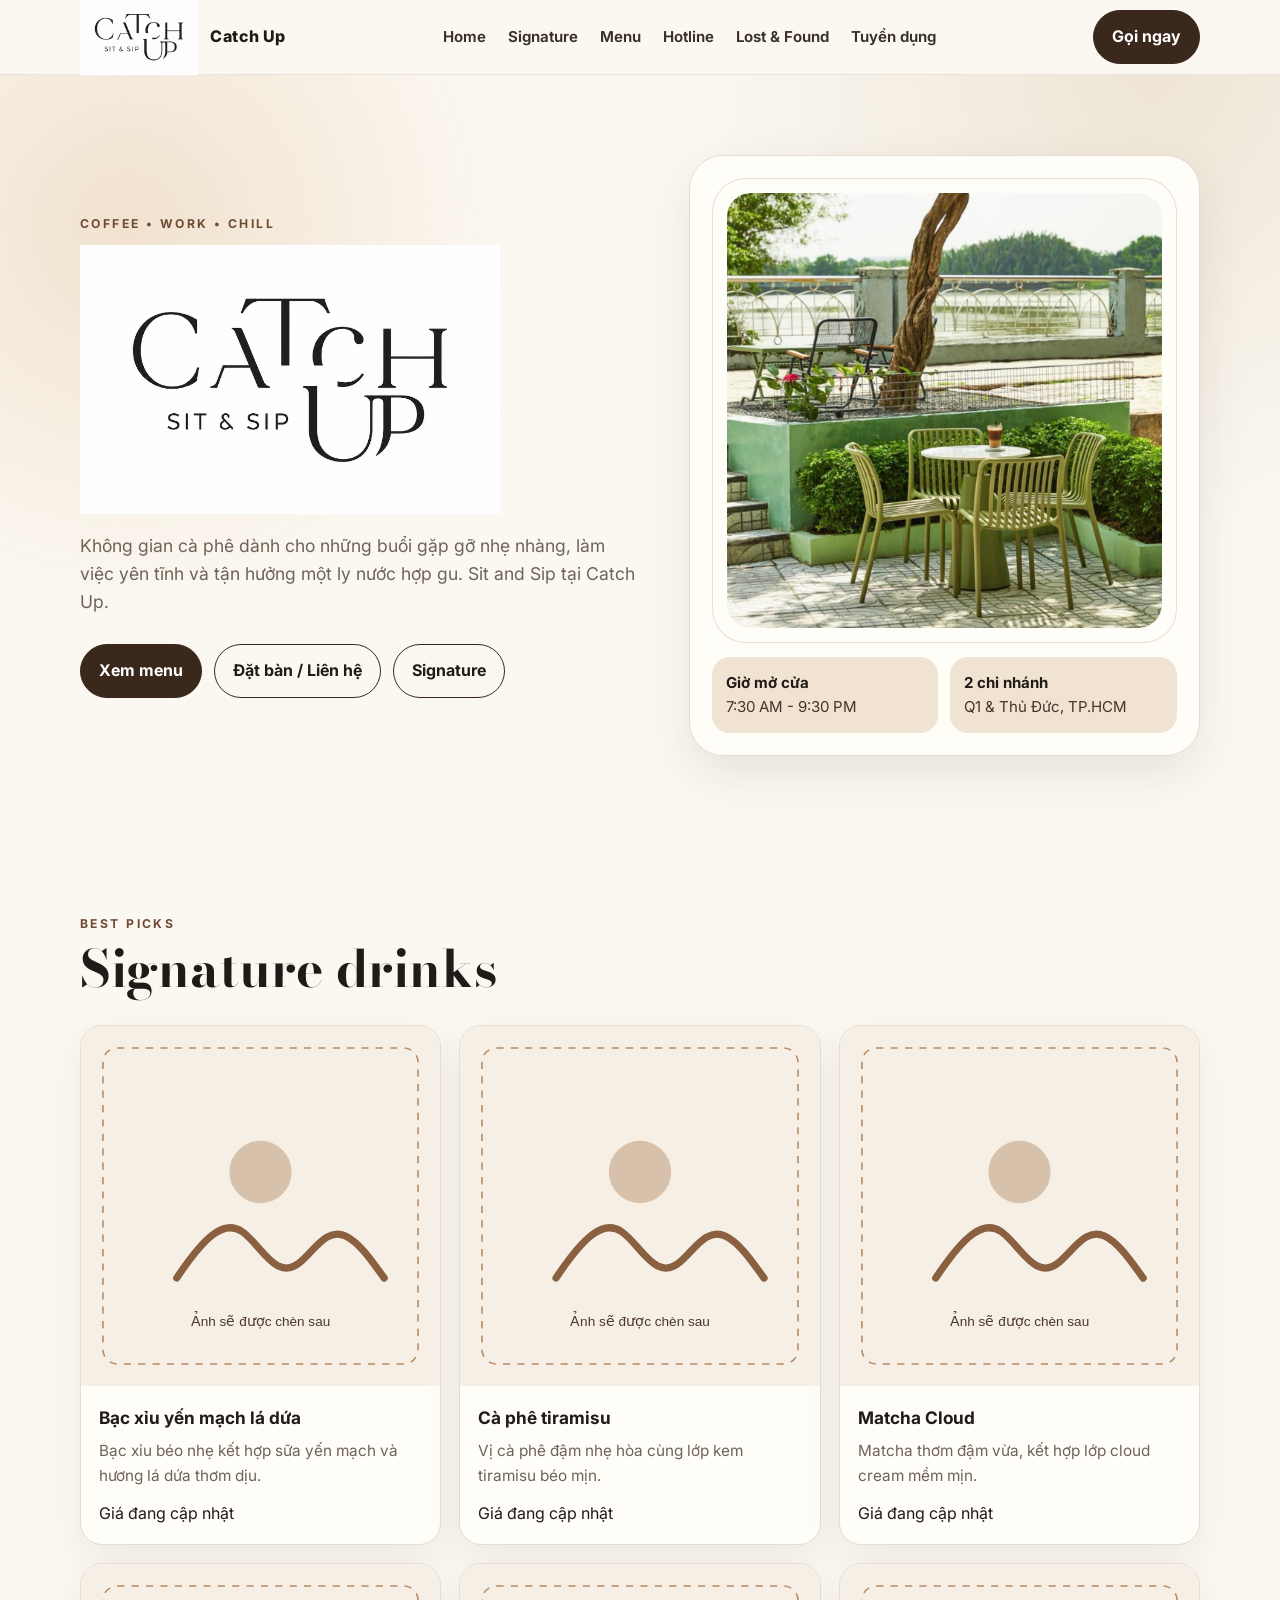
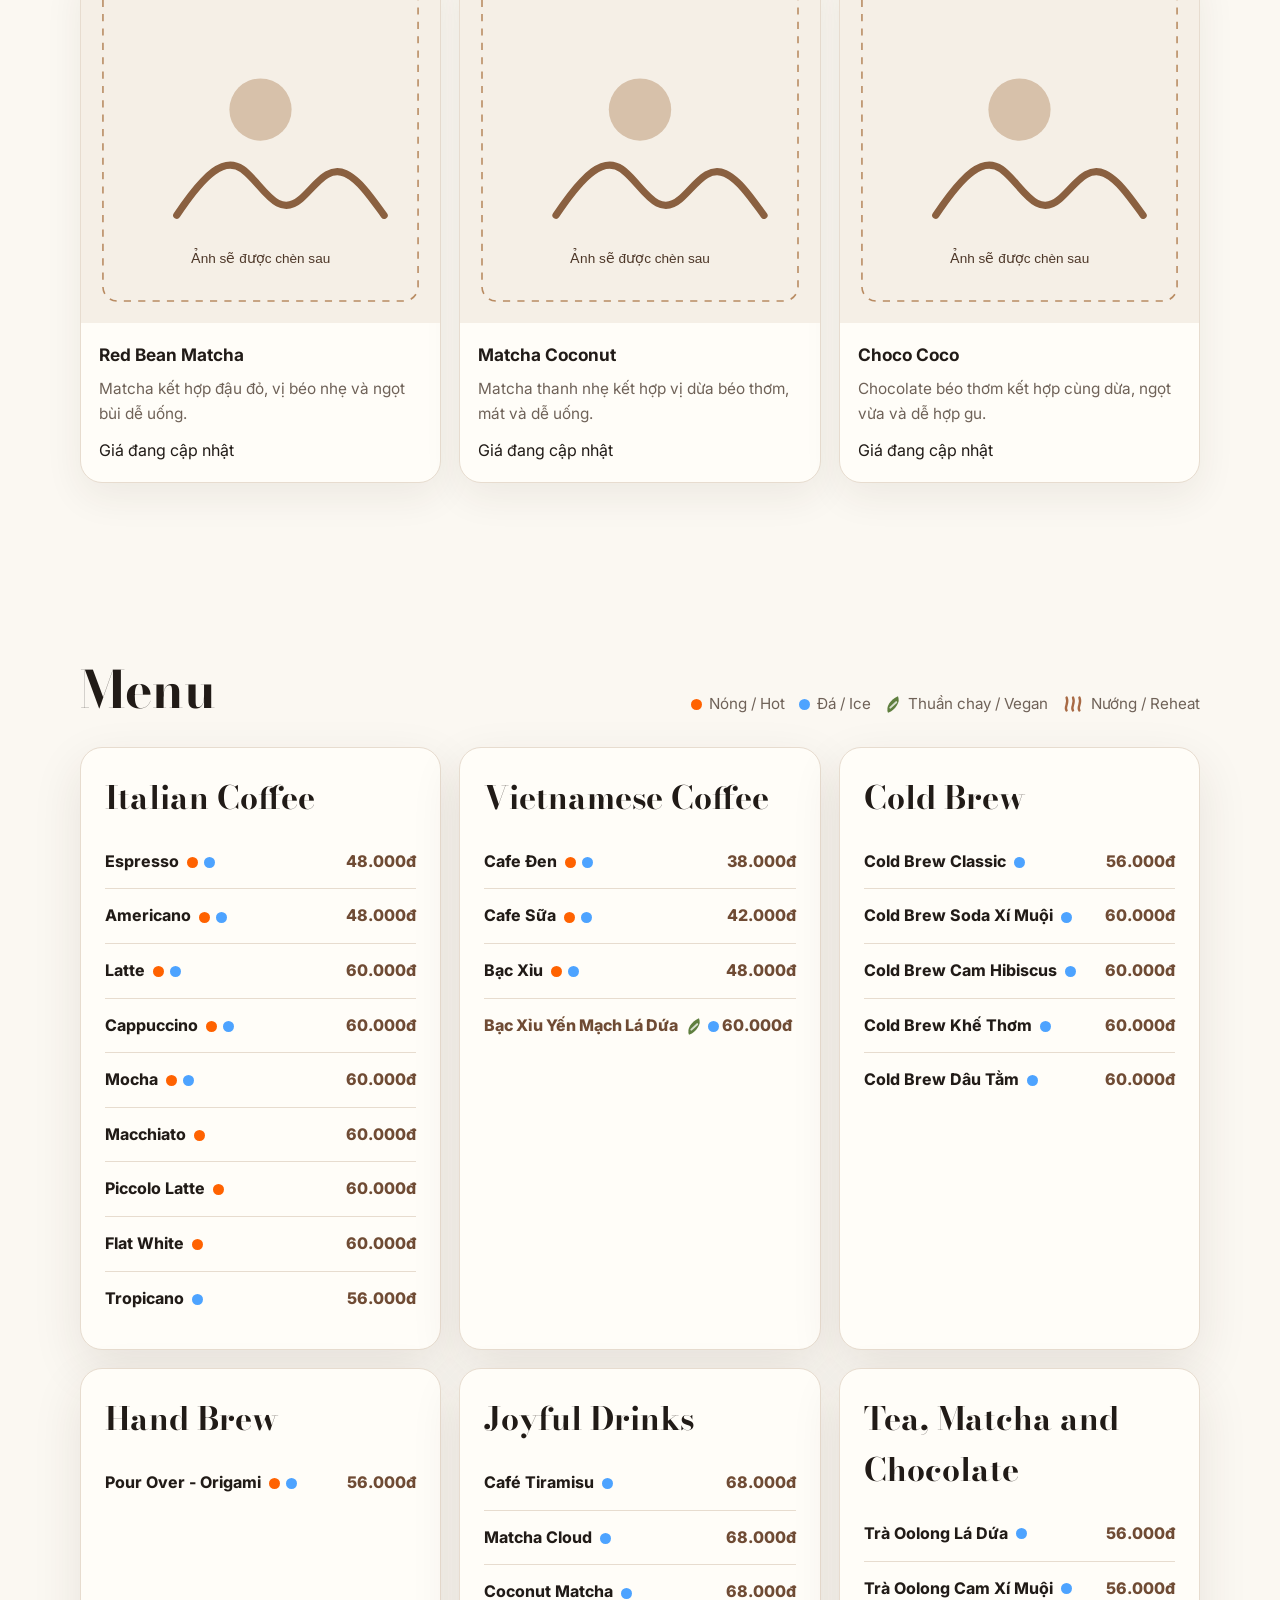
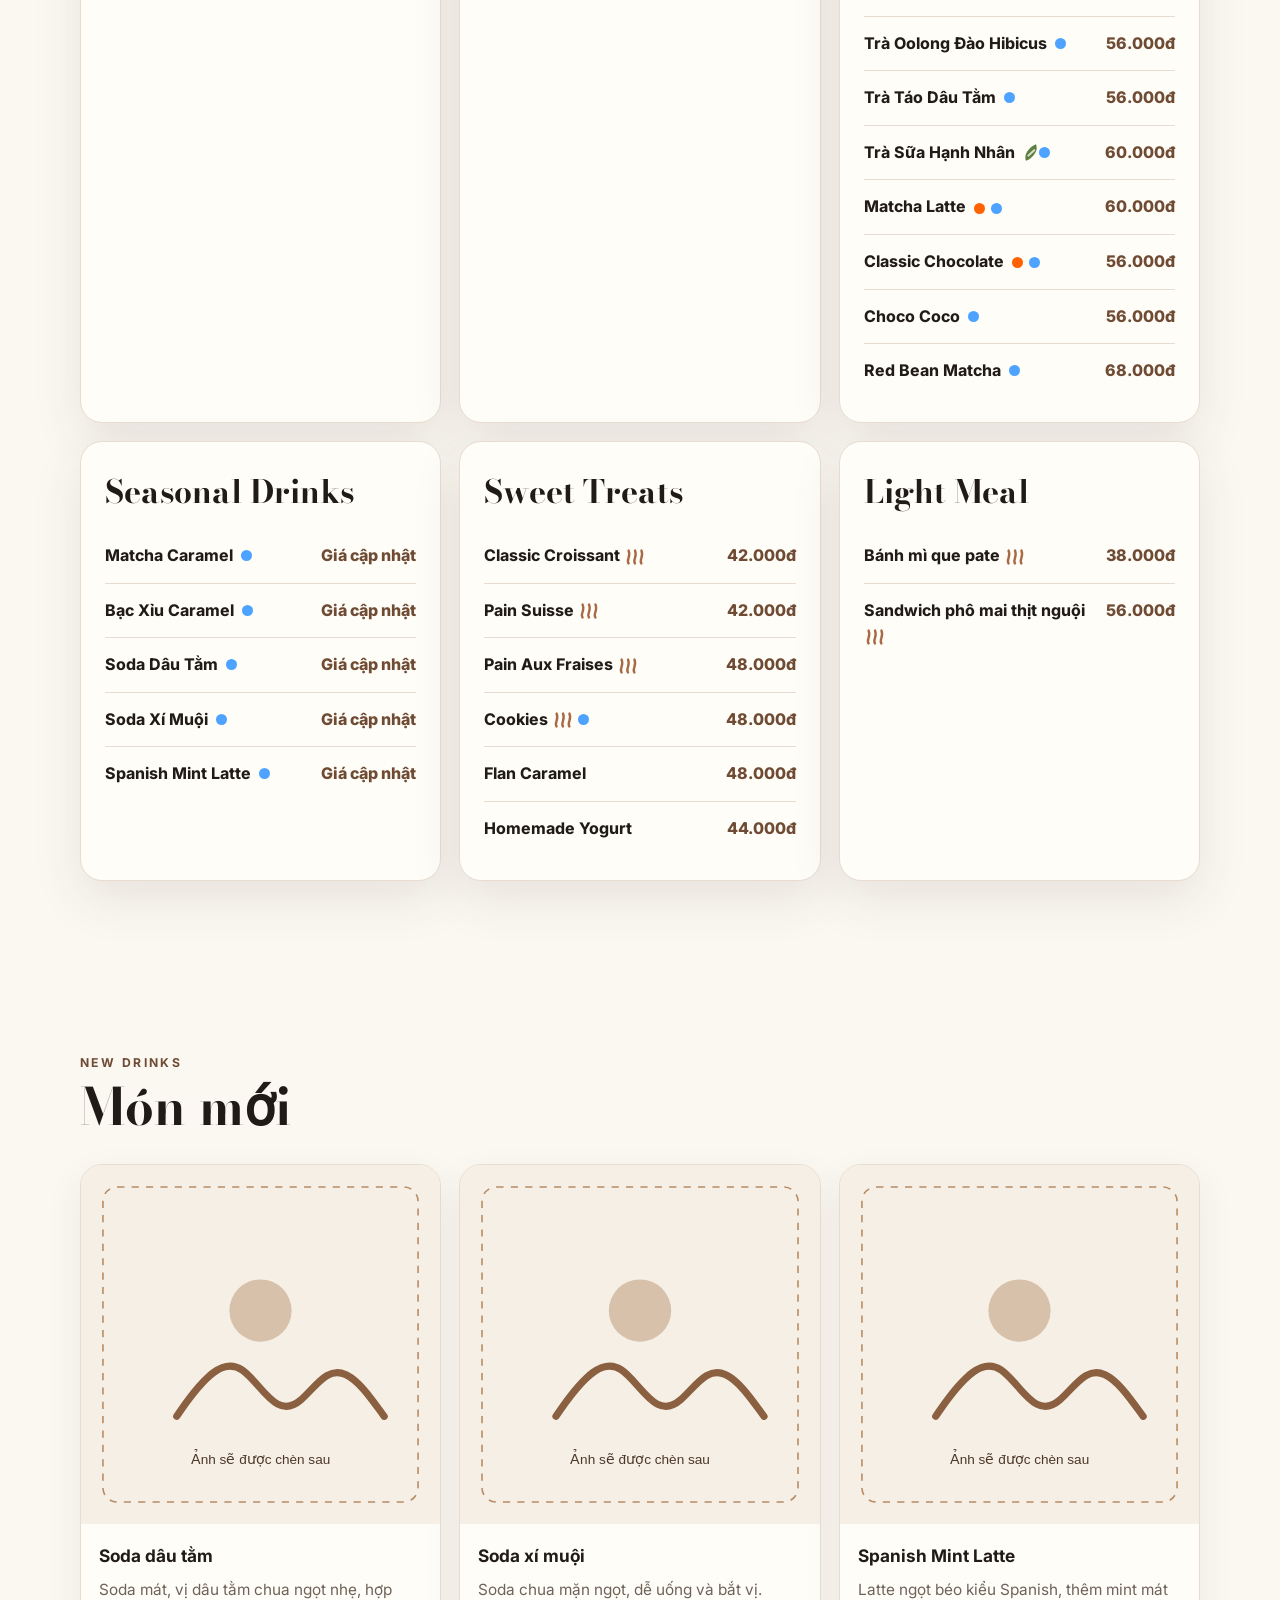
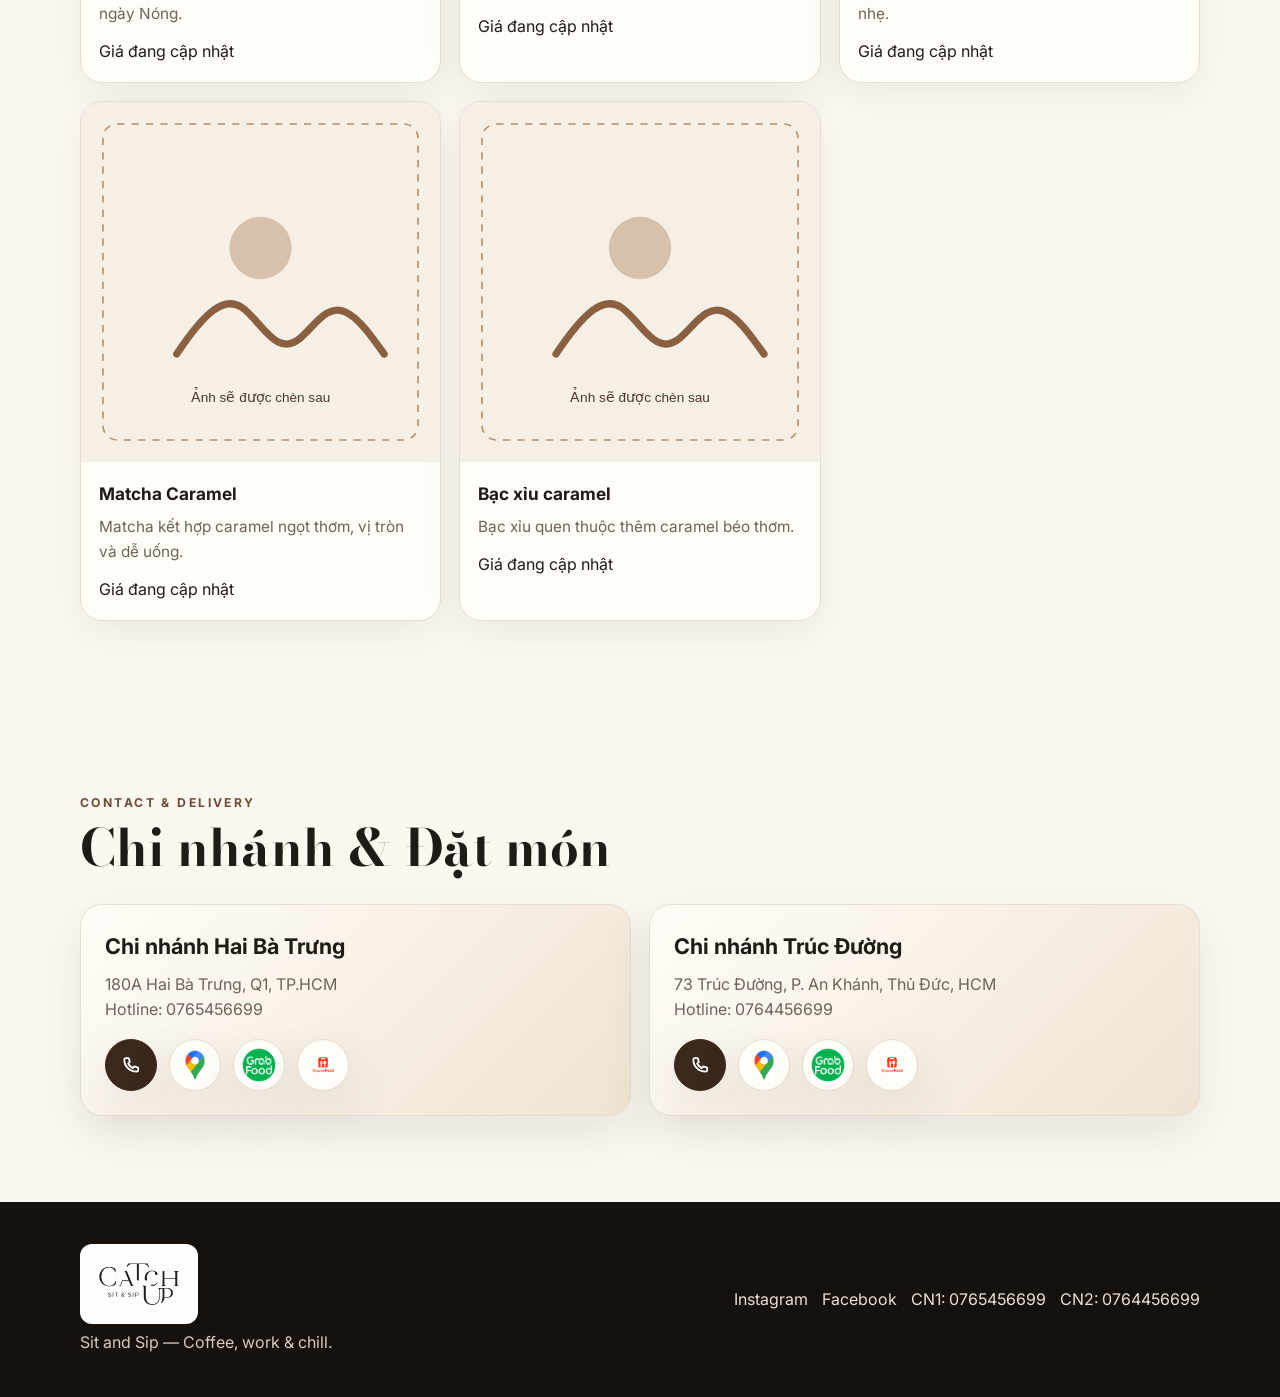
<file: index.html>
<!doctype html><html lang="vi"><head>
<meta charset="utf-8"><meta name="viewport" content="width=devĐá-width, initial-scale=1">
<title>Catch Up Coffee — Sit and Sip</title>
<meta name="description" content="Catch Up Coffee - không gian cà phê chill, làm việc và gặp gỡ tại TP.HCM.">
<link href="https://fonts.googleapis.com/css2?family=Bodoni+Moda:wght@500;600;700&family=Inter:wght@300;400;500;600;700;800&display=swap" rel="stylesheet"><link rel="preconnect" href="https://fonts.googleapis.com"><link rel="preconnect" href="https://fonts.gstatic.com" crossorigin><link href="https://fonts.googleapis.com/css2?family=Inter:wght@400;600;700;800&family=Playfair+Display:wght@700;800&display=swap" rel="stylesheet"><link rel="stylesheet" href="assets/css/style.css"></head><body>
<header class="site-header">
  <div class="container nav">
    <a class="brand" href="index.html"><img src="assets/images/logo-catch-up.png" alt="Logo Catch Up"><span>Catch Up</span></a>
    <nav class="nav-links">
      <a href="index.html#home">Home</a><a href="index.html#signature">Signature</a><a href="index.html#menu">Menu</a><a href="index.html#branches">Hotline</a><a href="lost-found.html">Lost & Found</a><a href="recruitment.html">Tuyển dụng</a>
    </nav>
    <a class="btn primary" href="tel:0765456699">Gọi ngay</a>
    <button class="menu-toggle" aria-label="Mở menu">☰</button>
  </div>
</header>
<main id="home">
<section class="hero">
  <div class="container hero-grid">

    <div class="hero-copy">
      <div class="eyebrow">Coffee • Work • Chill</div>

      <img
        class="hero-wordmark"
        src="assets/images/logo-catch-up.png"
        alt="Logo Catch Up - Sit and Sip"
      >

      <p>
        Không gian cà phê dành cho những buổi gặp gỡ nhẹ nhàng, làm việc yên tĩnh
        và tận hưởng một ly nước hợp gu. Sit and Sip tại Catch Up.
      </p>

      <div class="hero-actions">
        <a class="btn primary" href="#menu">Xem menu</a>
        <a class="btn" href="#branches">Đặt bàn / Liên hệ</a>
        <a class="btn" href="#signature">Signature</a>
      </div>
    </div>

    <div class="hero-card">
      <div class="logo-stage">
        <img src="assets/images/Front-Page.jpg" alt="Ảnh không gian quán Catch Up">
      </div>

      <div class="quick-info">
        <div>
          <strong>Giờ mở cửa</strong>
          7:30 AM - 9:30 PM
        </div>
        <div>
          <strong>2 chi nhánh</strong>
          Q1 & Thủ Đức, TP.HCM
        </div>
      </div>
    </div>

  </div>
</section><section class="section" id="signature"><div class="container"><div class="section-head"><div><div class="eyebrow">Best picks</div><h2>Signature drinks</h2></div></div><div class="card-grid"><article class="card"><div class="card-img"><img src="assets/images/placeholder.svg" alt="Ảnh món Bạc xỉu yến mạch lá dứa"></div><div class="card-body"><h3>Bạc xỉu yến mạch lá dứa</h3><p>Bạc xỉu béo nhẹ kết hợp sữa yến mạch và hương lá dứa thơm dịu.</p><span class="prĐá">Giá đang cập nhật</span></div></article>
<article class="card"><div class="card-img"><img src="assets/images/placeholder.svg" alt="Ảnh món Cà phê tiramisu"></div><div class="card-body"><h3>Cà phê tiramisu</h3><p>Vị cà phê đậm nhẹ hòa cùng lớp kem tiramisu béo mịn.</p><span class="prĐá">Giá đang cập nhật</span></div></article>
<article class="card"><div class="card-img"><img src="assets/images/placeholder.svg" alt="Ảnh món Matcha Cloud"></div><div class="card-body"><h3>Matcha Cloud</h3><p>Matcha thơm đậm vừa, kết hợp lớp cloud cream mềm mịn.</p><span class="prĐá">Giá đang cập nhật</span></div></article>
<article class="card"><div class="card-img"><img src="assets/images/placeholder.svg" alt="Ảnh món Red Bean Matcha"></div><div class="card-body"><h3>Red Bean Matcha</h3><p>Matcha kết hợp đậu đỏ, vị béo nhẹ và ngọt bùi dễ uống.</p><span class="prĐá">Giá đang cập nhật</span></div></article>
<article class="card"><div class="card-img"><img src="assets/images/placeholder.svg" alt="Ảnh món Matcha Coconut"></div><div class="card-body"><h3>Matcha Coconut</h3><p>Matcha thanh nhẹ kết hợp vị dừa béo thơm, mát và dễ uống.</p><span class="prĐá">Giá đang cập nhật</span></div></article>
<article class="card"><div class="card-img"><img src="assets/images/placeholder.svg" alt="Ảnh món Choco Coco"></div><div class="card-body"><h3>Choco Coco</h3><p>Chocolate béo thơm kết hợp cùng dừa, ngọt vừa và dễ hợp gu.</p><span class="prĐá">Giá đang cập nhật</span></div></article></div></div></section>
<section class="section" id="menu">
  <div class="container">
    <div class="section-head">
      <div>
        <h2>Menu</h2>
      </div>
      <div class="menu-symbols">
        <span class="symbol-item">
          <span class="dot hot"></span>
          Nóng / Hot
        </span>

        <span class="symbol-item">
          <span class="dot cold"></span>
          Đá / Ice
        </span>

        <span class="symbol-item">
          <span class="leaf-icon"></span>
          Thuần chay / Vegan
        </span>
        <span class="symbol-item">
          <span class="steam-icon" title="Nướng / Reheat" aria-label="Nướng / Reheat">
            <svg viewBox="0 0 24 18" xmlns="http://www.w3.org/2000/svg" aria-hidden="true">
              <path d="M5 16 C2 12 8 9 5 2" />
              <path d="M12 16 C9 12 15 9 12 2" />
              <path d="M19 16 C16 12 22 9 19 2" />
            </svg>
          </span>
          Nướng / Reheat
        </span>
      </div>
    </div>

    <div class="menu-wrap">

      <div class="menu-box">
        <h3>Italian Coffee</h3>
        <div class="menu-item"><span>Espresso<span class="drink-tags"><span class="dot hot" title="Nóng"></span><span class="dot cold" title="Đá"></span></span></span></span><span>48.000đ</span></div>
        <div class="menu-item"><span>Americano<span class="drink-tags"><span class="dot hot" title="Nóng"></span><span class="dot cold" title="Đá"></span></span></span><span>48.000đ</span></div>
        <div class="menu-item"><span>Latte<span class="drink-tags"><span class="dot hot" title="Nóng"></span><span class="dot cold" title="Đá"></span></span></span></span><span>60.000đ</span></div>
        <div class="menu-item"><span>Cappuccino<span class="drink-tags"><span class="dot hot" title="Nóng"></span><span class="dot cold" title="Đá"></span></span></span></span><span>60.000đ</span></div>
        <div class="menu-item"><span>Mocha<span class="drink-tags"><span class="dot hot" title="Nóng"></span><span class="dot cold" title="Đá"></span></span></span></span><span>60.000đ</span></div>
        <div class="menu-item"><span>Macchiato<span class="drink-tags"><span class="dot hot" title="Nóng"></span></span></span></span><span>60.000đ</span></div>
        <div class="menu-item"><span>Piccolo Latte<span class="drink-tags"><span class="dot hot" title="Nóng"></span></span></span></span><span>60.000đ</span></div>
        <div class="menu-item"><span>Flat White<span class="drink-tags"><span class="dot hot" title="Nóng"></span></span></span></span><span>60.000đ</span></div>
        <div class="menu-item"><span>Tropicano<span class="drink-tags"><span class="dot cold" title="Đá"></span></span></span></span><span>56.000đ</span></div>
      </div>

      <div class="menu-box">
        <h3>Vietnamese Coffee</h3>
        <div class="menu-item"><span>Cafe Đen<span class="drink-tags"><span class="dot hot" title="Nóng"></span><span class="dot cold" title="Đá"></span></span></span></span><span>38.000đ</span></div>
        <div class="menu-item"><span>Cafe Sữa<span class="drink-tags"><span class="dot hot" title="Nóng"></span><span class="dot cold" title="Đá"></span></span></span></span><span>42.000đ</span></div>
        <div class="menu-item"><span>Bạc Xỉu<span class="drink-tags"><span class="dot hot" title="Nóng"></span><span class="dot cold" title="Đá"></span></span></span></span><span>48.000đ</span></div>
        <div class="menu-item"><span>Bạc Xỉu Yến Mạch Lá Dứa<span class="drink-tags"><span class="leaf-icon" title="Thuần chay"></span><span class="dot cold" title="Đá"></span></span><span>  60.000đ</span></div>
      </div>

      <div class="menu-box">
        <h3>Cold Brew</h3>
        <div class="menu-item"><span>Cold Brew Classic<span class="drink-tags"><span class="dot cold" title="Đá"></span></span></span></span></span><span>56.000đ</span></div>
        <div class="menu-item"><span>Cold Brew Soda Xí Muội<span class="drink-tags"><span class="dot cold" title="Đá"></span></span></span></span></span><span>60.000đ</span></div>
        <div class="menu-item"><span>Cold Brew Cam Hibiscus<span class="drink-tags"><span class="dot cold" title="Đá"></span></span></span></span></span><span>60.000đ</span></div>
        <div class="menu-item"><span>Cold Brew Khế Thơm<span class="drink-tags"><span class="dot cold" title="Đá"></span></span></span></span></span><span>60.000đ</span></div>
        <div class="menu-item"><span>Cold Brew Dâu Tằm<span class="drink-tags"><span class="dot cold" title="Đá"></span></span></span></span></span><span>60.000đ</span></div>
      </div>
      <div class="menu-box">
        <h3>Hand Brew</h3>
        <div class="menu-item"><span>Pour Over - Origami<span class="drink-tags"><span class="dot hot" title="Nóng"></span><span class="dot cold" title="Đá"></span></span></span></span></span><span>56.000đ</span></div>
      </div>
      <div class="menu-box">
        <h3>Joyful Drinks</h3>
        <div class="menu-item"><span>Café Tiramisu<span class="drink-tags"><span class="dot cold" title="Đá"></span></span></span></span></span><span>68.000đ</span></div>
        <div class="menu-item"><span>Matcha Cloud<span class="drink-tags"><span class="dot cold" title="Đá"></span></span></span></span></span><span>68.000đ</span></div>
        <div class="menu-item"><span>Coconut Matcha<span class="drink-tags"><span class="dot cold" title="Đá"></span></span></span></span></span><span>68.000đ</span></div>
      </div>
      <div class="menu-box">
        <h3>Tea, Matcha and Chocolate</h3>
        <div class="menu-item"><span>Trà Oolong Lá Dứa<span class="drink-tags"></span><span class="dot cold" title="Đá"></span></span><span>56.000đ</span></div>
        <div class="menu-item"><span>Trà Oolong Cam Xí Muội<span class="drink-tags"></span><span class="dot cold" title="Đá"></span></span><span>56.000đ</span></div>
        <div class="menu-item"><span>Trà Oolong Đào Hibicus<span class="drink-tags"></span><span class="dot cold" title="Đá"></span></span><span>56.000đ</span></div>
        <div class="menu-item"><span>Trà Táo Dâu Tằm<span class="drink-tags"></span><span class="dot cold" title="Đá"></span></span><span>56.000đ</span></div>
        <div class="menu-item"><span>Trà Sữa Hạnh Nhân<span class="drink-tags"></span><span class="leaf-icon" title="Thuần chay"></span><span class="dot cold" title="Đá"></span></span><span>60.000đ</span></div>
        <div class="menu-item"><span>Matcha Latte<span class="drink-tags"><span class="dot hot" title="Nóng"></span><span class="dot cold" title="Đá"></span></span></span><span>60.000đ</span></div>
        <div class="menu-item"><span>Classic Chocolate<span class="drink-tags"><span class="dot hot" title="Nóng"></span><span class="dot cold" title="Đá"></span></span></span><span>56.000đ</span></div>
        <div class="menu-item"><span>Choco Coco<span class="drink-tags"></span><span class="dot cold" title="Đá"></span></span><span>56.000đ</span></div>
        <div class="menu-item"><span>Red Bean Matcha<span class="drink-tags"></span><span class="dot cold" title="Đá"></span></span><span>68.000đ</span></div>
      </div>
      <div class="menu-box">
        <h3>Seasonal Drinks</h3>
        <div class="menu-item"><span>Matcha Caramel<span class="drink-tags"></span><span class="dot cold" title="Đá"></span></span><span>Giá cập nhật</span></div>
        <div class="menu-item"><span>Bạc Xỉu Caramel<span class="drink-tags"></span><span class="dot cold" title="Đá"></span></span><span>Giá cập nhật</span></div>
        <div class="menu-item"><span>Soda Dâu Tằm<span class="drink-tags"></span><span class="dot cold" title="Đá"></span></span><span>Giá cập nhật</span></div>
        <div class="menu-item"><span>Soda Xí Muội<span class="drink-tags"></span><span class="dot cold" title="Đá"></span></span><span>Giá cập nhật</span></div>
        <div class="menu-item"><span>Spanish Mint Latte<span class="drink-tags"></span><span class="dot cold" title="Đá"></span></span><span>Giá cập nhật</span></div>
      </div>
      <div class="menu-box">
        <h3>Sweet Treats</h3>
        <div class="menu-item"><span>Classic Croissant
          <span class="steam-icon" title="Nướng / Reheat" aria-label="Nướng / Reheat">
            <svg viewBox="0 0 24 18" xmlns="http://www.w3.org/2000/svg" aria-hidden="true">
              <path d="M5 16 C2 12 8 9 5 2" />
              <path d="M12 16 C9 12 15 9 12 2" />
              <path d="M19 16 C16 12 22 9 19 2" />
            </svg>
          </span></span>
          <span>42.000đ</span></div>
        <div class="menu-item"><span>Pain Suisse
          <span class="steam-icon" title="Nướng / Reheat" aria-label="Nướng / Reheat">
            <svg viewBox="0 0 24 18" xmlns="http://www.w3.org/2000/svg" aria-hidden="true">
              <path d="M5 16 C2 12 8 9 5 2" />
              <path d="M12 16 C9 12 15 9 12 2" />
              <path d="M19 16 C16 12 22 9 19 2" />
            </svg>
          </span></span>
          <span>42.000đ</span></div>
        <div class="menu-item"><span>Pain Aux Fraises
          <span class="steam-icon" title="Nướng / Reheat" aria-label="Nướng / Reheat">
            <svg viewBox="0 0 24 18" xmlns="http://www.w3.org/2000/svg" aria-hidden="true">
              <path d="M5 16 C2 12 8 9 5 2" />
              <path d="M12 16 C9 12 15 9 12 2" />
              <path d="M19 16 C16 12 22 9 19 2" />
            </svg>
          </span></span>
          <span>48.000đ</span></div>
        <div class="menu-item"><span>Cookies
          <span class="steam-icon" title="Nướng / Reheat" aria-label="Nướng / Reheat">
            <svg viewBox="0 0 24 18" xmlns="http://www.w3.org/2000/svg" aria-hidden="true">
              <path d="M5 16 C2 12 8 9 5 2" />
              <path d="M12 16 C9 12 15 9 12 2" />
              <path d="M19 16 C16 12 22 9 19 2" />
            </svg>
          </span>
          <span class="dot cold" title="Đá"></span></span>
          <span>48.000đ</span></div>
        <div class="menu-item"><span>Flan Caramel</span><span>48.000đ</span></div>
        <div class="menu-item"><span>Homemade Yogurt</span><span>44.000đ</span></div>
      </div>

      <div class="menu-box">
        <h3>Light Meal</h3>
        <div class="menu-item"><span>Bánh mì que pate
          <span class="steam-icon" title="Nướng / Reheat" aria-label="Nướng / Reheat">
            <svg viewBox="0 0 24 18" xmlns="http://www.w3.org/2000/svg" aria-hidden="true">
              <path d="M5 16 C2 12 8 9 5 2" />
              <path d="M12 16 C9 12 15 9 12 2" />
              <path d="M19 16 C16 12 22 9 19 2" />
            </svg>
          </span></span>
          <span>38.000đ</span></div>
        <div class="menu-item"><span>Sandwich phô mai thịt nguội
          <span class="steam-icon" title="Nướng / Reheat" aria-label="Nướng / Reheat">
            <svg viewBox="0 0 24 18" xmlns="http://www.w3.org/2000/svg" aria-hidden="true">
              <path d="M5 16 C2 12 8 9 5 2" />
              <path d="M12 16 C9 12 15 9 12 2" />
              <path d="M19 16 C16 12 22 9 19 2" />
            </svg>
          </span></span>
          <span>56.000đ</span></div>
      </div>

    </div>
  </div>
</section><section class="section"><div class="container"><div class="section-head"><div><div class="eyebrow">New drinks</div><h2>Món mới</h2></div></div><div class="card-grid"><article class="card"><div class="card-img"><img src="assets/images/placeholder.svg" alt="Ảnh món Soda dâu tằm"></div><div class="card-body"><h3>Soda dâu tằm</h3><p>Soda mát, vị dâu tằm chua ngọt nhẹ, hợp ngày Nóng.</p><span class="prĐá">Giá đang cập nhật</span></div></article>
<article class="card"><div class="card-img"><img src="assets/images/placeholder.svg" alt="Ảnh món Soda xí muội"></div><div class="card-body"><h3>Soda xí muội</h3><p>Soda chua mặn ngọt, dễ uống và bắt vị.</p><span class="prĐá">Giá đang cập nhật</span></div></article>
<article class="card"><div class="card-img"><img src="assets/images/placeholder.svg" alt="Ảnh món Spanish Mint Latte"></div><div class="card-body"><h3>Spanish Mint Latte</h3><p>Latte ngọt béo kiểu Spanish, thêm mint mát nhẹ.</p><span class="prĐá">Giá đang cập nhật</span></div></article>
<article class="card"><div class="card-img"><img src="assets/images/placeholder.svg" alt="Ảnh món Matcha Caramel"></div><div class="card-body"><h3>Matcha Caramel</h3><p>Matcha kết hợp caramel ngọt thơm, vị tròn và dễ uống.</p><span class="prĐá">Giá đang cập nhật</span></div></article>
<article class="card"><div class="card-img"><img src="assets/images/placeholder.svg" alt="Ảnh món Bạc xỉu caramel"></div><div class="card-body"><h3>Bạc xỉu caramel</h3><p>Bạc xỉu quen thuộc thêm caramel béo thơm.</p><span class="prĐá">Giá đang cập nhật</span></div></article></div></div></section>
<section class="section" id="branches">
  <div class="container">
    <div class="section-head">
      <div>
        <div class="eyebrow">Contact & Delivery</div>
        <h2>Chi nhánh & Đặt món</h2>
      </div>
    </div>

    <div class="branches">

      <article class="branch">
        <h3>Chi nhánh Hai Bà Trưng</h3>
        <p>
          180A Hai Bà Trưng, Q1, TP.HCM<br>
          Hotline: 0765456699
        </p>

        <div class="branch-actions icon-actions">
          <a class="icon-btn phone" href="tel:0765456699" title="Gọi CN1" aria-label="Gọi CN1">
            <svg viewBox="0 0 24 24" aria-hidden="true">
              <path d="M6.5 4.5h3l1.2 4.1-1.8 1.8c1.1 2.2 2.8 3.9 5 5l1.8-1.8 4.1 1.2v3c0 .8-.7 1.5-1.5 1.5C10.5 19.3 4.7 13.5 4.7 6c0-.8.7-1.5 1.8-1.5Z"/>
            </svg>
          </a>

          <a class="icon-btn maps" href="https://maps.app.goo.gl/MvMRQhgGAkjy5Kz57" target="_blank" title="Google Maps CN1" aria-label="Google Maps CN1">
            <img src="assets/images/icons/google-maps.png" alt="Google Maps">
          </a>

          <a class="icon-btn grab" href="https://r.grab.com/g/6-20260703_175350_C07507CC7E43404DB078FC156280D286_MEXMPS-5-C6V3NLKHKENVJA" target="_blank" title="GrabFood CN1" aria-label="GrabFood CN1">
            <img src="assets/images/icons/grabfood.jpg" alt="GrabFood">
          </a>

          <a class="icon-btn shopee" href="https://shopeefood.vn/ho-chi-minh/catch-up-coffee-hai-ba-trung" target="_blank" title="ShopeeFood CN1" aria-label="ShopeeFood CN1">
            <img src="assets/images/icons/shopeefood.png" alt="ShopeeFood">
          </a>
        </div>
      </article>

      <article class="branch">
        <h3>Chi nhánh Trúc Đường</h3>
        <p>
          73 Trúc Đường, P. An Khánh, Thủ Đức, HCM<br>
          Hotline: 0764456699
        </p>

        <div class="branch-actions icon-actions">
          <a class="icon-btn phone" href="tel:0764456699" title="Gọi CN2" aria-label="Gọi CN2">
            <svg viewBox="0 0 24 24" aria-hidden="true">
              <path d="M6.5 4.5h3l1.2 4.1-1.8 1.8c1.1 2.2 2.8 3.9 5 5l1.8-1.8 4.1 1.2v3c0 .8-.7 1.5-1.5 1.5C10.5 19.3 4.7 13.5 4.7 6c0-.8.7-1.5 1.8-1.5Z"/>
            </svg>
          </a>

          <a class="icon-btn maps" href="https://maps.app.goo.gl/6kZYZaJxr6aKdeub9" target="_blank" title="Google Maps CN2" aria-label="Google Maps CN2">
            <img src="assets/images/icons/google-maps.png" alt="Google Maps">
          </a>

          <a class="icon-btn grab" href="LINK_GRABFOOD_CN2" target="_blank" title="GrabFood CN2" aria-label="GrabFood CN2">
            <img src="assets/images/icons/grabfood.jpg" alt="GrabFood">
          </a>

          <a class="icon-btn shopee" href="LINK_SHOPEEFOOD_CN2" target="_blank" title="ShopeeFood CN2" aria-label="ShopeeFood CN2">
            <img src="assets/images/icons/shopeefood.png" alt="ShopeeFood">
          </a>
        </div>
      </article>

    </div>
  </div>
</section>
</main><footer class="footer">
  <div class="container footer-grid">
    <div><img src="assets/images/logo-catch-up.png" alt="Logo Catch Up"><p>Sit and Sip — Coffee, work & chill.</p></div>
    <div class="footer-links"><a href="https://www.instagram.com/catchup.coffee/">Instagram</a><a href="https://www.facebook.com/catchupcoffee">Facebook</a><a href="tel:0765456699">CN1: 0765456699</a><a href="tel:0764456699">CN2: 0764456699</a></div>
  </div>
</footer><script src="assets/js/main.js"></script></body></html>
</file>
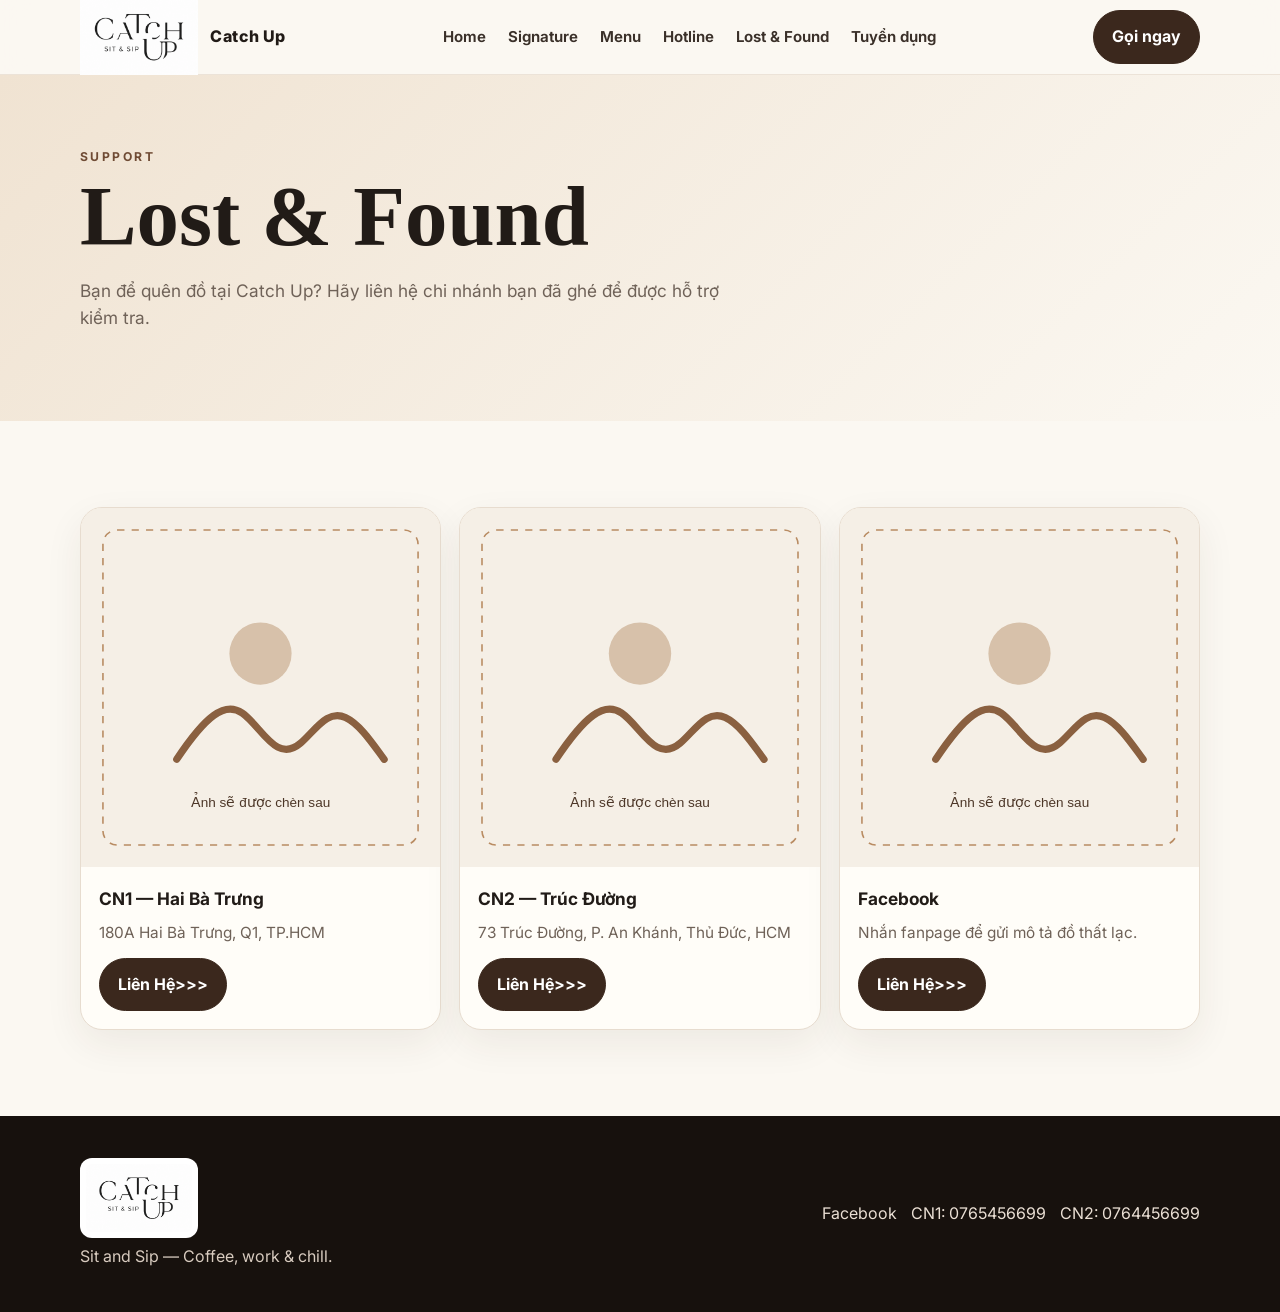
<file: lost-found.html>
<!doctype html><html lang="vi"><head><meta charset="utf-8"><meta name="viewport" content="width=device-width, initial-scale=1"><title>Lost & Found — Catch Up</title><link rel="preconnect" href="https://fonts.googleapis.com"><link rel="preconnect" href="https://fonts.gstatic.com" crossorigin><link href="https://fonts.googleapis.com/css2?family=Inter:wght@400;600;700;800&family=Playfair+Display:wght@700;800&display=swap" rel="stylesheet"><link rel="stylesheet" href="assets/css/style.css"></head><body><header class="site-header">
  <div class="container nav">
    <a class="brand" href="index.html"><img src="assets/images/logo-catch-up.png" alt="Logo Catch Up"><span>Catch Up</span></a>
    <nav class="nav-links">
      <a href="index.html#home">Home</a><a href="index.html#signature">Signature</a><a href="index.html#menu">Menu</a><a href="index.html#branches">Hotline</a><a href="lost-found.html">Lost & Found</a><a href="recruitment.html">Tuyển dụng</a>
    </nav>
    <a class="btn primary" href="tel:0765456699">Gọi ngay</a>
    <button class="menu-toggle" aria-label="Mở menu">☰</button>
  </div>
</header><main><section class="page-hero"><div class="container"><div class="eyebrow">Support</div><h1>Lost & Found</h1><p>Bạn để quên đồ tại Catch Up? Hãy liên hệ chi nhánh bạn đã ghé để được hỗ trợ kiểm tra.</p></div></section><section class="section"><div class="container"><div class="card-grid"><article class="card"><div class="card-img"><img src="assets/images/placeholder.svg" alt="Ảnh chi nhánh Catch Up Hai Bà Trưng cần chèn"></div><div class="card-body"><h3>CN1 — Hai Bà Trưng</h3><p>180A Hai Bà Trưng, Q1, TP.HCM</p><a class="btn primary" href="tel:0765456699">Liên Hệ&gt;&gt;&gt;</a></div></article><article class="card"><div class="card-img"><img src="assets/images/placeholder.svg" alt="Ảnh chi nhánh Catch Up Trúc Đường cần chèn"></div><div class="card-body"><h3>CN2 — Trúc Đường</h3><p>73 Trúc Đường, P. An Khánh, Thủ Đức, HCM</p><a class="btn primary" href="tel:0764456699">Liên Hệ&gt;&gt;&gt;</a></div></article><article class="card"><div class="card-img"><img src="assets/images/placeholder.svg" alt="Ảnh fanpage Catch Up hoặc ảnh quầy cần chèn"></div><div class="card-body"><h3>Facebook</h3><p>Nhắn fanpage để gửi mô tả đồ thất lạc.</p><a class="btn primary" href="https://www.facebook.com/catchupcoffee">Liên Hệ&gt;&gt;&gt;</a></div></article></div></div></section></main><footer class="footer">
  <div class="container footer-grid">
    <div><img src="assets/images/logo-catch-up.png" alt="Logo Catch Up"><p>Sit and Sip — Coffee, work & chill.</p></div>
    <div class="footer-links"><a href="https://www.facebook.com/catchupcoffee">Facebook</a><a href="tel:0765456699">CN1: 0765456699</a><a href="tel:0764456699">CN2: 0764456699</a></div>
  </div>
</footer><script src="assets/js/main.js"></script></body></html>
</file>
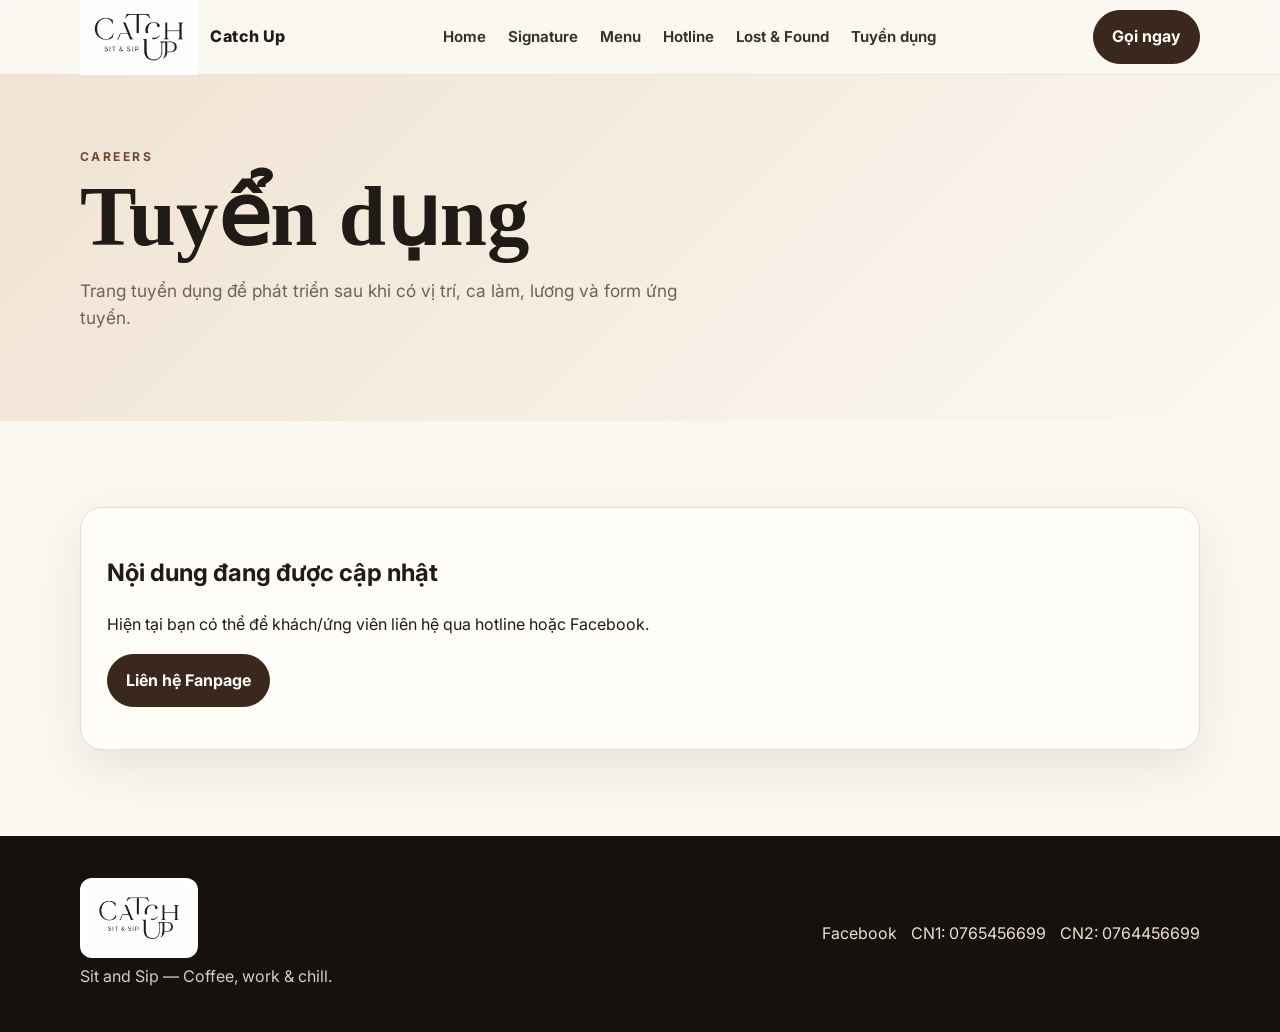
<file: recruitment.html>
<!doctype html><html lang="vi"><head><meta charset="utf-8"><meta name="viewport" content="width=device-width, initial-scale=1"><title>Tuyển dụng — Catch Up</title><link rel="preconnect" href="https://fonts.googleapis.com"><link rel="preconnect" href="https://fonts.gstatic.com" crossorigin><link href="https://fonts.googleapis.com/css2?family=Inter:wght@400;600;700;800&family=Playfair+Display:wght@700;800&display=swap" rel="stylesheet"><link rel="stylesheet" href="assets/css/style.css"></head><body><header class="site-header">
  <div class="container nav">
    <a class="brand" href="index.html"><img src="assets/images/logo-catch-up.png" alt="Logo Catch Up"><span>Catch Up</span></a>
    <nav class="nav-links">
      <a href="index.html#home">Home</a><a href="index.html#signature">Signature</a><a href="index.html#menu">Menu</a><a href="index.html#branches">Hotline</a><a href="lost-found.html">Lost & Found</a><a href="recruitment.html">Tuyển dụng</a>
    </nav>
    <a class="btn primary" href="tel:0765456699">Gọi ngay</a>
    <button class="menu-toggle" aria-label="Mở menu">☰</button>
  </div>
</header><main><section class="page-hero"><div class="container"><div class="eyebrow">Careers</div><h1>Tuyển dụng</h1><p>Trang tuyển dụng để phát triển sau khi có vị trí, ca làm, lương và form ứng tuyển.</p></div></section><section class="section"><div class="container"><div class="notice"><h2>Nội dung đang được cập nhật</h2><p>Hiện tại bạn có thể để khách/ứng viên liên hệ qua hotline hoặc Facebook.</p><p><a class="btn primary" href="https://www.facebook.com/catchupcoffee">Liên hệ Fanpage</a></p></div></div></section></main><footer class="footer">
  <div class="container footer-grid">
    <div><img src="assets/images/logo-catch-up.png" alt="Logo Catch Up"><p>Sit and Sip — Coffee, work & chill.</p></div>
    <div class="footer-links"><a href="https://www.facebook.com/catchupcoffee">Facebook</a><a href="tel:0765456699">CN1: 0765456699</a><a href="tel:0764456699">CN2: 0764456699</a></div>
  </div>
</footer><script src="assets/js/main.js"></script></body></html>
</file>
<file: assets/css/style.css>
:root{
  --bg:#fbf8f2;
  --paper:#fffdf8;
  --ink:#211b17;
  --muted:#6f6258;
  --line:#e7dccf;
  --coffee:#6f4b34;
  --coffee-dark:#3b281d;
  --cream:#f0e3d2;
  --olive:#6f7459;
  --shadow:0 18px 50px rgba(55,40,28,.10);
  --radius:22px;
}
*{box-sizing:border-box}
html{scroll-behavior:smooth}
body{
  margin:0;
  font-family:Inter, ui-sans-serif, system-ui, -apple-system, BlinkMacSystemFont, "Segoe UI", sans-serif;
  color:var(--ink);
  background:var(--bg);
  line-height:1.6;
}
a{color:inherit;text-decoration:none}
img{max-width:100%;display:block}
.container{width:min(1120px, calc(100% - 40px));margin:0 auto}
.eyebrow{letter-spacing:.2em;text-transform:uppercase;font-size:.76rem;color:var(--coffee);font-weight:700}
.section{padding:86px 0}
.section-head{display:flex;align-items:end;justify-content:space-between;gap:24px;margin-bottom:30px}
.section-head h2{font-family:"Bodoni Moda", "Times New Roman", serif;font-size:clamp(2rem,4vw,3.2rem);line-height:1.05;margin:8px 0 0}
.section-head p{max-width:520px;color:var(--muted);margin:0}
.btn{display:inline-flex;align-items:center;justify-content:center;gap:8px;border:1px solid var(--coffee-dark);padding:13px 18px;border-radius:999px;font-weight:700;transition:.2s ease;background:transparent}
.btn:hover{transform:translateY(-2px);box-shadow:var(--shadow)}
.btn.primary{background:var(--coffee-dark);color:#fff}
.btn.light{background:rgba(255,255,255,.72);backdrop-filter:blur(8px)}
.site-header{position:sticky;top:0;z-index:10;background:rgba(251,248,242,.88);backdrop-filter:blur(14px);border-bottom:1px solid rgba(231,220,207,.75)}
.nav{height:74px;display:flex;align-items:center;justify-content:space-between;gap:24px}
.brand{display:flex;align-items:center;gap:12px;font-weight:800;letter-spacing:.04em}
.brand img{width:118px;height:auto;object-fit:contain}
.nav-links{display:flex;align-items:center;gap:22px;font-size:.94rem;font-weight:650;color:#3a3029}
.nav-links a:hover{color:var(--coffee)}
.menu-toggle{display:none;border:0;background:transparent;font-size:1.8rem}
.hero{position:relative;overflow:hidden;padding:80px 0 72px;background:radial-gradient(circle at 10% 20%, #f1e2cf 0, transparent 30%),radial-gradient(circle at 90% 0%, #eee5d6 0, transparent 34%)}
.hero-grid{display:grid;grid-template-columns:1.05fr .95fr;gap:44px;align-items:center}

.hero h1 span{
  display:block;
}

.hero h1 span:last-child{
  color:#6f5543;
}
.hero p{font-size:1.1rem;color:var(--muted);max-width:560px;margin:0 0 28px}
.hero-actions{display:flex;gap:12px;flex-wrap:wrap}
.hero-card{background:var(--paper);border:1px solid var(--line);border-radius:34px;padding:22px;box-shadow:var(--shadow)}
.logo-stage{
  min-height:330px;
  display:flex;
  align-items:center;
  justify-content:center;
  background:#fffdf8;
  border-radius:34px;
  border:1px solid rgba(231,220,207,.9);
  overflow:hidden;
  padding:14px;
}

.logo-stage img{
  width:100%;
  height:100%;
  object-fit:cover;
  border-radius:24px;
  filter:none;
}
.quick-info{display:grid;grid-template-columns:1fr 1fr;gap:12px;margin-top:14px}
.quick-info div{background:var(--cream);padding:14px;border-radius:18px;color:#46352a;font-size:.94rem}
.quick-info strong{display:block;color:var(--ink)}
.card-grid{display:grid;grid-template-columns:repeat(3,1fr);gap:18px}
.card{background:var(--paper);border:1px solid var(--line);border-radius:var(--radius);overflow:hidden;box-shadow:0 14px 38px rgba(55,40,28,.07)}
.card-img{aspect-ratio:1/1;background:#f4ecdf;position:relative;overflow:hidden}
.card-img img{width:100%;height:100%;object-fit:cover}
.card-body{padding:18px}
.card-body h3{margin:0 0 8px;font-size:1.08rem}
.card-body p{margin:0 0 12px;color:var(--muted);font-size:.96rem}
.price{display:inline-block;background:#f0e3d2;color:#4b3426;border-radius:999px;padding:6px 10px;font-size:.86rem;font-weight:800}
.menu-wrap{
  display:grid;
  grid-template-columns:repeat(auto-fit, minmax(280px, 1fr));
  gap:18px
}
.menu-box{background:var(--paper);border:1px solid var(--line);border-radius:var(--radius);padding:24px;box-shadow:var(--shadow)}
.menu-box h3{font-family:"Bodoni Moda", "Times New Roman", serif;font-size:2rem;margin:0 0 12px}
.menu-item{display:flex;justify-content:space-between;gap:18px;padding:14px 0;border-bottom:1px solid var(--line)}
.menu-item:last-child{border-bottom:0}
.menu-item span:first-child{font-weight:750}
.menu-item span:last-child{color:var(--coffee);font-weight:800;white-space:nowrap}
.branches{display:grid;grid-template-columns:repeat(2,1fr);gap:18px}
.branch{background:linear-gradient(135deg,#fffdf8,#f0e3d2);border:1px solid var(--line);border-radius:var(--radius);padding:24px;box-shadow:var(--shadow)}
.branch h3{font-size:1.35rem;margin:0 0 8px}.branch p{color:var(--muted);margin:0 0 16px}.branch-actions{display:flex;gap:10px;flex-wrap:wrap}
.placeholder-section{background:var(--coffee-dark);color:#fff}.placeholder-section .section-head p,.placeholder-section .eyebrow{color:#e7d5c0}.placeholder-grid{display:grid;grid-template-columns:repeat(3,1fr);gap:18px}.mini{background:rgba(255,255,255,.08);border:1px solid rgba(255,255,255,.15);border-radius:var(--radius);padding:22px}.mini p{color:#e7d5c0;margin:6px 0 0}
.footer{padding:42px 0;background:#17110d;color:#fff}.footer-grid{display:flex;justify-content:space-between;gap:24px;align-items:center}.footer img{width:118px;background:#fff;border-radius:12px;padding:6px}.footer p{color:#d8cbbf;margin:6px 0 0}.footer-links{display:flex;gap:14px;flex-wrap:wrap;color:#eadfd4}
.page-hero{padding:72px 0;background:linear-gradient(135deg,#f0e3d2,#fbf8f2)}.page-hero h1{font-family:"Bodoni Moda", "Times New Roman", serif;font-size:clamp(2.6rem,7vw,5.3rem);line-height:1;margin:8px 0}.page-hero p{max-width:650px;color:var(--muted);font-size:1.08rem}.notice{background:#fffdf8;border:1px solid var(--line);border-radius:var(--radius);padding:26px;box-shadow:var(--shadow)}
@media(max-width:880px){.hero-grid,.menu-wrap,.branches{grid-template-columns:1fr}.card-grid,.placeholder-grid{grid-template-columns:repeat(2,1fr)}.section-head{display:block}.nav-links{position:fixed;inset:74px 0 auto 0;background:var(--paper);border-bottom:1px solid var(--line);padding:18px 22px;display:none;flex-direction:column;align-items:flex-start}.nav-links.open{display:flex}.menu-toggle{display:block}.nav .btn{display:none}}
@media(max-width:560px){.container{width:min(100% - 28px,1120px)}.section{padding:64px 0}.card-grid,.placeholder-grid,.quick-info{grid-template-columns:1fr}.hero{padding-top:48px}.brand img{width:96px}.footer-grid{display:block}.footer-links{margin-top:18px}}
.hero-copy{
  display:flex;
  flex-direction:column;
  align-items:flex-start;
}

.hero-wordmark{
  width:min(420px, 90%);
  height:auto;
  margin:12px 0 18px;
  display:block;
}

.hero-copy p{
  font-size:1.1rem;
  color:var(--muted);
  max-width:560px;
  margin:0 0 28px;
}
.drink-tags{
  display:inline-flex;
  align-items:center;
  gap:6px;
  margin-left:8px;
  vertical-align:middle;
}

.dot{
  display:inline-block;
  width:10px;
  height:10px;
  border-radius:50%;
}

.dot.hot{
  background:#ff6200; /* đỏ cho nóng */
}

.dot.cold{
  background:#4da3ff; /* xanh dương cho đá */
}
/* Menu symbols */
.menu-symbols{
  display:flex;
  align-items:center;
  gap:14px;
  flex-wrap:wrap;
  margin-top:10px;
  color:var(--muted);
  font-size:.95rem;
}

.symbol-item{
  display:inline-flex;
  align-items:center;
  gap:7px;
}

.dot{
  width:11px;
  height:11px;
  border-radius:50%;
  display:inline-block;
  flex:0 0 auto;
}

/* Green leaf icon made by CSS */
.leaf-icon{
  width:16px;
  height:11px;
  display:inline-block;
  background:#5f7f3f;
  border-radius:100% 0 100% 0;
  transform:rotate(-25deg);
  position:relative;
  flex:0 0 auto;
}

.leaf-icon::after{
  content:"";
  position:absolute;
  width:10px;
  height:1.5px;
  background:rgba(255,255,255,.75);
  left:3px;
  top:5px;
  transform:rotate(-18deg);
  border-radius:999px;
}

.drink-tags{
  display:inline-flex;
  align-items:center;
  gap:6px;
  margin-left:8px;
  vertical-align:middle;
}
.steam-icon{
  display:inline-flex;
  align-items:center;
  justify-content:center;
  width:22px;
  height:18px;
  vertical-align:middle;
  flex:0 0 auto;
}

.steam-icon svg{
  width:100%;
  height:100%;
  display:block;
}

.steam-icon path{
  stroke:#a86a45;
  stroke-width:2.6;
  fill:none;
  stroke-linecap:round;
  stroke-linejoin:round;
}
.branch-actions.icon-actions{
  display:flex;
  gap:12px;
  flex-wrap:wrap;
  align-items:center;
}

.icon-btn{
  width:52px;
  height:52px;
  border-radius:50%;
  display:inline-flex;
  align-items:center;
  justify-content:center;
  background:#fffdf8;
  border:1px solid var(--line);
  box-shadow:var(--shadow);
  transition:.2s ease;
  overflow:hidden;
  padding:10px;
}

.icon-btn:hover{
  transform:translateY(-2px);
}

.icon-btn img{
  width:100%;
  height:100%;
  object-fit:contain;
  display:block;
}

.icon-btn.grab img{
  transform:scale(1.08);
}

.icon-btn.maps img{
  transform:scale(0.95);
}

.icon-btn.shopee img{
  transform:scale(0.9);
}

.icon-btn.phone{
  background:var(--coffee-dark);
  color:#fff;
  border-color:var(--coffee-dark);
}

.icon-btn.phone svg{
  width:22px;
  height:22px;
  display:block;
  stroke:currentColor;
  stroke-width:2;
  fill:none;
  stroke-linecap:round;
  stroke-linejoin:round;
}
</file>
